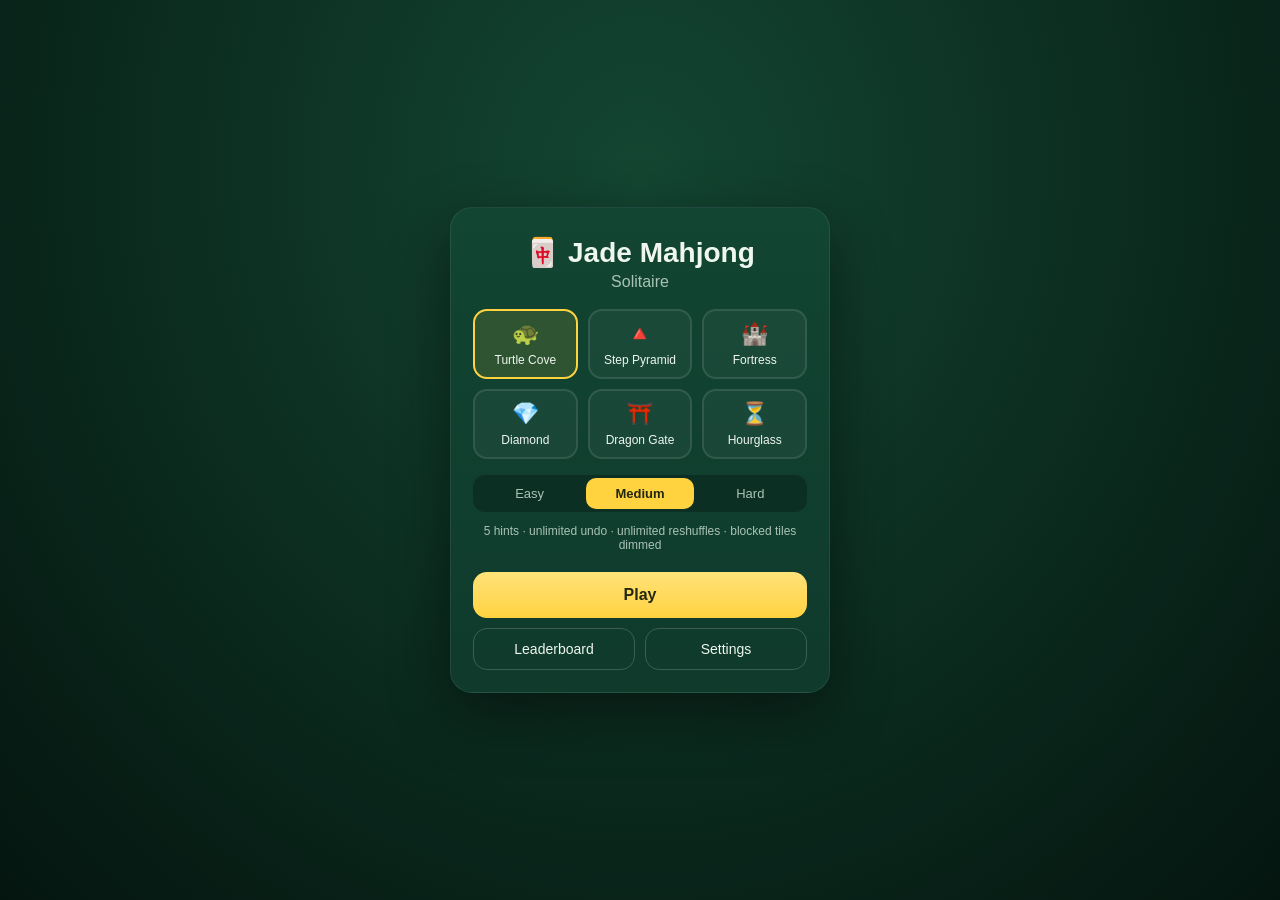
<file: Jade Mahjong.html>
<!doctype html>
<html lang="en">
<head>
  <meta charset="utf-8" />
  <meta name="viewport" content="width=device-width, initial-scale=1, maximum-scale=1, viewport-fit=cover, user-scalable=no" />
  <title>Jade Mahjong Solitaire</title>
  <meta name="description" content="A polished Mahjong Solitaire game, installable on iOS, with local leaderboards." />
  <meta name="theme-color" content="#0a3327" />
  <meta name="apple-mobile-web-app-capable" content="yes" />
  <meta name="apple-mobile-web-app-status-bar-style" content="black-translucent" />
  <meta name="apple-mobile-web-app-title" content="Jade Mahjong" />
  <meta name="mobile-web-app-capable" content="yes" />
  <link rel="apple-touch-icon" href="[data-uri]" />
  <link rel="icon" href="[data-uri]" />
  <style>
:root {
  color-scheme: dark;
  --bg: #07231a;
  --panel: #0f3a2c;
  --panel-2: #124532;
  --ink: #eef6ef;
  --ink-dim: #a9c3b6;
  --accent: #ffd23f;
  --accent-2: #5fd0ff;
  --danger: #ff6b6b;
  padding-top: env(safe-area-inset-top, 0px);
  padding-bottom: env(safe-area-inset-bottom, 0px);
}

* { box-sizing: border-box; -webkit-tap-highlight-color: transparent; }
[hidden] { display: none !important; }

html, body {
  margin: 0;
  height: 100%;
  overflow: hidden;
  background: var(--bg);
  color: var(--ink);
  font-family: -apple-system, BlinkMacSystemFont, "SF Pro Text", "Segoe UI", Roboto, sans-serif;
  overscroll-behavior: none;
  touch-action: none;
}

#app {
  position: fixed;
  inset: 0;
  overflow: hidden;
}

#board {
  position: absolute;
  inset: 0;
  touch-action: none;
  display: block;
}

/* ---------- HUD ---------- */
.hud {
  position: absolute;
  top: calc(env(safe-area-inset-top, 0px) + 8px);
  left: 0; right: 0;
  display: flex;
  align-items: center;
  justify-content: space-between;
  padding: 0 12px;
  pointer-events: none;
  z-index: 10;
}
.hud > * { pointer-events: auto; }

.hudStats {
  display: flex;
  gap: 14px;
  background: rgba(10, 40, 30, 0.72);
  backdrop-filter: blur(8px);
  border: 1px solid rgba(255,255,255,0.08);
  border-radius: 14px;
  padding: 6px 16px;
}
.stat { display: flex; flex-direction: column; align-items: center; min-width: 44px; }
.statLabel { font-size: 10px; text-transform: uppercase; letter-spacing: 0.06em; color: var(--ink-dim); }
.stat span:last-child { font-variant-numeric: tabular-nums; font-weight: 700; font-size: 15px; }

.hudActions { display: flex; gap: 8px; }

.iconBtn {
  width: 42px; height: 42px;
  border-radius: 12px;
  border: 1px solid rgba(255,255,255,0.1);
  background: rgba(10, 40, 30, 0.72);
  backdrop-filter: blur(8px);
  color: var(--ink);
  font-size: 18px;
  display: flex; align-items: center; justify-content: center;
  cursor: pointer;
}
.iconBtn:active { transform: scale(0.92); background: rgba(255,255,255,0.12); }
.iconBtn.small { width: 38px; height: 38px; font-size: 16px; }

.zoomControls {
  position: absolute;
  right: 10px;
  bottom: calc(env(safe-area-inset-bottom, 0px) + 14px);
  display: flex;
  flex-direction: column;
  gap: 8px;
  z-index: 10;
}

/* ---------- Screens / panels ---------- */
.screen[hidden] { display: none !important; }

.screen {
  position: absolute; inset: 0;
  display: flex; align-items: center; justify-content: center;
  background: radial-gradient(ellipse at 50% 20%, rgba(20,70,50,0.92), rgba(4,20,14,0.96));
  z-index: 30;
  padding: 20px;
  overflow-y: auto;
}

.panel {
  width: 100%;
  max-width: 380px;
  background: linear-gradient(180deg, var(--panel-2), var(--panel));
  border: 1px solid rgba(255,255,255,0.08);
  border-radius: 22px;
  padding: 24px 22px calc(22px + env(safe-area-inset-bottom, 0px));
  box-shadow: 0 20px 60px rgba(0,0,0,0.45);
  text-align: center;
}

.title { font-size: 28px; margin: 4px 0 0; }
.winMessage { font-size: 18px; font-weight: 700; color: var(--accent); margin: 4px 0 2px; }
.subtitle { color: var(--ink-dim); margin: 4px 0 18px; }

.layoutGrid { display: grid; grid-template-columns: repeat(3, 1fr); gap: 10px; margin: 16px 0; }
.layoutCard {
  border: 2px solid rgba(255,255,255,0.1);
  border-radius: 14px;
  padding: 10px 4px;
  background: rgba(255,255,255,0.04);
  cursor: pointer;
  color: var(--ink);
  font-size: 12px;
}
.layoutCard .glyph { font-size: 22px; display: block; margin-bottom: 6px; }
.layoutCard.active { border-color: var(--accent); background: rgba(255,210,63,0.12); }

#difficultySegmented { margin-top: 4px; }
#difficultyHint { min-height: 28px; }

.bigBtn {
  width: 100%;
  padding: 14px;
  border-radius: 14px;
  border: none;
  background: linear-gradient(180deg, #ffe27a, var(--accent));
  color: #22270f;
  font-weight: 700;
  font-size: 16px;
  margin-top: 8px;
  cursor: pointer;
}
.bigBtn:active { transform: scale(0.98); }

.ghostBtn {
  width: 100%;
  padding: 12px;
  border-radius: 14px;
  border: 1px solid rgba(255,255,255,0.18);
  background: transparent;
  color: var(--ink);
  font-size: 14px;
  margin-top: 10px;
  cursor: pointer;
}
.ghostBtn.danger { color: var(--danger); border-color: rgba(255,107,107,0.4); }

.menuRow { display: flex; gap: 10px; }
.menuRow .ghostBtn { margin-top: 10px; }

.hint { color: var(--ink-dim); font-size: 12px; margin-top: 12px; }

/* ---------- settings ---------- */
.settingRow {
  display: flex; align-items: center; justify-content: space-between;
  padding: 12px 2px;
  border-bottom: 1px solid rgba(255,255,255,0.06);
}

.segmented { display: flex; background: rgba(0,0,0,0.25); border-radius: 12px; padding: 3px; gap: 3px; }
.segBtn {
  flex: 1;
  border: none;
  background: transparent;
  color: var(--ink-dim);
  padding: 8px 12px;
  border-radius: 10px;
  font-size: 13px;
  cursor: pointer;
}
.segBtn.active { background: var(--accent); color: #22270f; font-weight: 700; }

.toggle { position: relative; display: inline-block; width: 46px; height: 28px; }
.toggle input { opacity: 0; width: 0; height: 0; }
.toggleTrack {
  position: absolute; inset: 0; background: rgba(255,255,255,0.2); border-radius: 999px; transition: 0.15s;
}
.toggleTrack::before {
  content: ""; position: absolute; width: 22px; height: 22px; left: 3px; top: 3px;
  background: white; border-radius: 50%; transition: 0.15s;
}
.toggle input:checked + .toggleTrack { background: var(--accent); }
.toggle input:checked + .toggleTrack::before { transform: translateX(18px); }

/* ---------- leaderboard ---------- */
.lbList { list-style: none; padding: 0; margin: 12px 0; text-align: left; max-height: 45vh; overflow-y: auto; }
.lbList li {
  display: flex; align-items: center; gap: 10px;
  padding: 10px 8px;
  border-radius: 10px;
}
.lbList li:nth-child(odd) { background: rgba(255,255,255,0.03); }
.lbRank { width: 22px; text-align: center; font-weight: 700; color: var(--ink-dim); }
.lbName { flex: 1; font-weight: 600; }
.lbTime { font-variant-numeric: tabular-nums; color: var(--accent); font-weight: 700; }
.lbEmpty { color: var(--ink-dim); padding: 20px 0; }

#winName {
  width: 100%; padding: 12px; border-radius: 12px; border: 1px solid rgba(255,255,255,0.2);
  background: rgba(0,0,0,0.25); color: var(--ink); font-size: 15px; margin: 10px 0;
}

/* ---------- stuck banner ---------- */
.stuckBanner {
  position: absolute; left: 50%; bottom: calc(env(safe-area-inset-bottom, 0px) + 90px);
  transform: translateX(-50%);
  background: rgba(10,30,20,0.92);
  border: 1px solid rgba(255,255,255,0.15);
  border-radius: 14px;
  padding: 10px 14px;
  display: flex; align-items: center; gap: 10px;
  z-index: 15;
  font-size: 13px;
}
.smallBtn {
  border: none; background: var(--accent); color: #22270f; font-weight: 700;
  padding: 7px 12px; border-radius: 10px; font-size: 12px; cursor: pointer;
}

.updateBanner {
  position: absolute; left: 50%; top: calc(env(safe-area-inset-top, 0px) + 14px);
  transform: translateX(-50%);
  background: rgba(20,60,45,0.96);
  border: 1px solid rgba(255,210,63,0.4);
  border-radius: 14px;
  padding: 10px 14px;
  display: flex; align-items: center; gap: 10px;
  z-index: 40; /* above .screen (30) so it's reachable from menus too */
  font-size: 13px;
  box-shadow: 0 8px 24px rgba(0,0,0,0.35);
}

@media (max-width: 360px) {
  .panel { padding: 18px 16px; }
  .title { font-size: 24px; }
}

</style>
</head>
<body>
  <div id="app">
    <canvas id="board" aria-label="Mahjong board"></canvas>

    <header id="hud" class="hud">
      <button id="btnMenu" class="iconBtn" aria-label="Menu">☰</button>
      <div class="hudStats">
        <div class="stat"><span class="statLabel">Time</span><span id="statTime">00:00</span></div>
        <div class="stat"><span class="statLabel">Pairs</span><span id="statPairs">72</span></div>
      </div>
      <div class="hudActions">
        <button id="btnUndo" class="iconBtn" aria-label="Undo">↺</button>
        <button id="btnHint" class="iconBtn" aria-label="Hint">💡</button>
        <button id="btnShuffle" class="iconBtn" aria-label="Shuffle">🔀</button>
      </div>
    </header>

    <div id="zoomControls" class="zoomControls">
      <button id="btnZoomIn" class="iconBtn small" aria-label="Zoom in">＋</button>
      <button id="btnZoomOut" class="iconBtn small" aria-label="Zoom out">－</button>
      <button id="btnFit" class="iconBtn small" aria-label="Fit board">⤢</button>
    </div>

    <!-- Main Menu -->
    <div id="screenMenu" class="screen">
      <div class="panel menuPanel">
        <h1 class="title">🀄 Jade Mahjong</h1>
        <p class="subtitle">Solitaire</p>

        <div class="layoutGrid" id="layoutGrid"></div>

        <div class="segmented" id="difficultySegmented">
          <button data-difficulty="easy" class="segBtn">Easy</button>
          <button data-difficulty="medium" class="segBtn active">Medium</button>
          <button data-difficulty="hard" class="segBtn">Hard</button>
        </div>
        <p class="hint" id="difficultyHint"></p>

        <button id="btnPlay" class="bigBtn">Play</button>
        <div class="menuRow">
          <button id="btnLeaderboard" class="ghostBtn">Leaderboard</button>
          <button id="btnSettings" class="ghostBtn">Settings</button>
        </div>
        <p class="hint" id="continueHint" hidden>A game is in progress — Play will resume it.</p>
      </div>
    </div>

    <!-- Pause / in-game menu -->
    <div id="screenPause" class="screen" hidden>
      <div class="panel">
        <h2>Paused</h2>
        <button id="btnResume" class="bigBtn">Resume</button>
        <button id="btnRestartLayout" class="ghostBtn">New Deal (same layout)</button>
        <button id="btnBackToMenu" class="ghostBtn">Main Menu</button>
      </div>
    </div>

    <!-- Settings -->
    <div id="screenSettings" class="screen" hidden>
      <div class="panel">
        <h2>Settings</h2>
        <div class="settingRow">
          <span>Tile style</span>
          <div class="segmented" id="styleSegmented">
            <button data-style="flat" class="segBtn active">Modern</button>
            <button data-style="classic" class="segBtn">Classic</button>
          </div>
        </div>
        <div class="settingRow">
          <span>Sound effects</span>
          <label class="toggle"><input type="checkbox" id="soundToggle" checked /><span class="toggleTrack"></span></label>
        </div>
        <div class="settingRow">
          <span>Background music</span>
          <label class="toggle"><input type="checkbox" id="musicToggle" checked /><span class="toggleTrack"></span></label>
        </div>
        <button id="btnClearBoard" class="ghostBtn danger">Clear Leaderboard</button>
        <button id="btnCloseSettings" class="bigBtn">Done</button>
      </div>
    </div>

    <!-- Leaderboard -->
    <div id="screenLeaderboard" class="screen" hidden>
      <div class="panel">
        <h2>Leaderboard</h2>
        <div class="segmented" id="lbLayoutTabs"></div>
        <ol id="lbList" class="lbList"></ol>
        <button id="btnCloseLeaderboard" class="bigBtn">Close</button>
      </div>
    </div>

    <!-- Win -->
    <div id="screenWin" class="screen" hidden>
      <div class="panel">
        <h2>🎉 Board Cleared!</h2>
        <p id="winMessage" class="winMessage"></p>
        <p id="winSummary" class="subtitle"></p>
        <div id="winScoreForm" class="winForm" hidden>
          <p>New leaderboard entry! Enter your name:</p>
          <input id="winName" maxlength="16" placeholder="Your name" autocomplete="off" autocapitalize="words" />
          <button id="btnSaveScore" class="bigBtn">Save Score</button>
        </div>
        <button id="btnWinPlayAgain" class="bigBtn">Play Again</button>
        <button id="btnWinMenu" class="ghostBtn">Main Menu</button>
      </div>
    </div>

    <!-- Stuck banner -->
    <div id="stuckBanner" class="stuckBanner" hidden>
      <span>No moves left.</span>
      <button id="btnStuckShuffle" class="smallBtn">Shuffle</button>
      <button id="btnStuckUndo" class="smallBtn">Undo</button>
    </div>

    <div id="updateBanner" class="updateBanner" hidden>
      <span>A new version is ready.</span>
      <button id="btnUpdateReload" class="smallBtn">Reload</button>
    </div>
  </div>

  <script>
// Tile type definitions: suits, honors, flowers, seasons.
// Each tile TYPE has a stable id used for matching; category drives sprite + match rules.
window.MJ = window.MJ || {};

(function () {
  const SUITS = [
    { key: "dot", label: "Circles", color: "#2f7fd8" },
    { key: "bam", label: "Bamboo", color: "#2f9e5c" },
    { key: "chr", label: "Characters", color: "#c23b3b" },
  ];

  const WINDS = [
    { key: "wN", glyph: "北", label: "North" },
    { key: "wE", glyph: "東", label: "East" },
    { key: "wS", glyph: "南", label: "South" },
    { key: "wW", glyph: "西", label: "West" },
  ];

  const DRAGONS = [
    { key: "dR", glyph: "中", label: "Red Dragon", color: "#c23b3b" },
    { key: "dG", glyph: "發", label: "Green Dragon", color: "#2f9e5c" },
    { key: "dW", glyph: "", label: "White Dragon", color: "#6b7280" },
  ];

  const FLOWERS = [
    { key: "fPlum", glyph: "梅", label: "Plum" },
    { key: "fOrchid", glyph: "蘭", label: "Orchid" },
    { key: "fBamboo", glyph: "竹", label: "Bamboo Flower" },
    { key: "fChrys", glyph: "菊", label: "Chrysanthemum" },
  ];

  const SEASONS = [
    { key: "sSpring", glyph: "春", label: "Spring" },
    { key: "sSummer", glyph: "夏", label: "Summer" },
    { key: "sAutumn", glyph: "秋", label: "Autumn" },
    { key: "sWinter", glyph: "冬", label: "Winter" },
  ];

  // Build the full 144-tile type pool as "pair tokens": each token yields
  // exactly 2 tile instances that are valid matches for each other.
  function buildPairTokens() {
    const tokens = [];

    // Suits: 9 ranks x 3 suits x 4 copies = 108 tiles = 54 pair tokens.
    SUITS.forEach((suit) => {
      for (let rank = 1; rank <= 9; rank++) {
        const type = `${suit.key}${rank}`;
        for (let p = 0; p < 2; p++) {
          tokens.push({
            a: { type, category: "suit", suit: suit.key, rank, color: suit.color },
            b: { type, category: "suit", suit: suit.key, rank, color: suit.color },
          });
        }
      }
    });

    // Winds: 4 types x 4 copies = 16 tiles = 8 pair tokens.
    WINDS.forEach((w) => {
      for (let p = 0; p < 2; p++) {
        tokens.push({
          a: { type: w.key, category: "wind", glyph: w.glyph, label: w.label, color: "#1f2937" },
          b: { type: w.key, category: "wind", glyph: w.glyph, label: w.label, color: "#1f2937" },
        });
      }
    });

    // Dragons: 3 types x 4 copies = 12 tiles = 6 pair tokens.
    DRAGONS.forEach((d) => {
      for (let p = 0; p < 2; p++) {
        tokens.push({
          a: { type: d.key, category: "dragon", glyph: d.glyph, label: d.label, color: d.color },
          b: { type: d.key, category: "dragon", glyph: d.glyph, label: d.label, color: d.color },
        });
      }
    });

    // Flowers: 4 unique tiles, any flower matches any flower -> 2 pair tokens.
    const flowerShuffled = FLOWERS.slice();
    tokens.push({
      a: { type: flowerShuffled[0].key, category: "flower", glyph: flowerShuffled[0].glyph, label: flowerShuffled[0].label, color: "#e07a3f" },
      b: { type: flowerShuffled[1].key, category: "flower", glyph: flowerShuffled[1].glyph, label: flowerShuffled[1].label, color: "#e07a3f" },
    });
    tokens.push({
      a: { type: flowerShuffled[2].key, category: "flower", glyph: flowerShuffled[2].glyph, label: flowerShuffled[2].label, color: "#e07a3f" },
      b: { type: flowerShuffled[3].key, category: "flower", glyph: flowerShuffled[3].glyph, label: flowerShuffled[3].label, color: "#e07a3f" },
    });

    // Seasons: 4 unique tiles, any season matches any season -> 2 pair tokens.
    const seasonShuffled = SEASONS.slice();
    tokens.push({
      a: { type: seasonShuffled[0].key, category: "season", glyph: seasonShuffled[0].glyph, label: seasonShuffled[0].label, color: "#8a5fc2" },
      b: { type: seasonShuffled[1].key, category: "season", glyph: seasonShuffled[1].glyph, label: seasonShuffled[1].label, color: "#8a5fc2" },
    });
    tokens.push({
      a: { type: seasonShuffled[2].key, category: "season", glyph: seasonShuffled[2].glyph, label: seasonShuffled[2].label, color: "#8a5fc2" },
      b: { type: seasonShuffled[3].key, category: "season", glyph: seasonShuffled[3].glyph, label: seasonShuffled[3].label, color: "#8a5fc2" },
    });

    return tokens; // 72 tokens = 144 tiles
  }

  function suitGlyph(suitKey, rank) {
    if (suitKey === "chr") {
      const numerals = ["", "一", "二", "三", "四", "五", "六", "七", "八", "九"];
      return numerals[rank];
    }
    return String(rank);
  }

  function matches(a, b) {
    if (!a || !b || a.removed || b.removed) return false;
    if (a.category === "flower" && b.category === "flower") return true;
    if (a.category === "season" && b.category === "season") return true;
    return a.category !== "flower" && a.category !== "season" && a.type === b.type;
  }

  window.MJ.TilesData = {
    SUITS, WINDS, DRAGONS, FLOWERS, SEASONS,
    buildPairTokens, suitGlyph, matches,
  };
})();

</script>
  <script>
// Board layouts: each returns an array of {col,row,level} positions (144 total).
// Grid uses plain integer (col,row) cells per level; higher levels visually
// step up-and-right at render time. This keeps overlap/free-tile logic simple
// and bug-free while still producing a layered, sculptural look.
window.MJ = window.MJ || {};

(function () {
  function addRow(out, row, colStart, colEndInclusive, level) {
    for (let c = colStart; c <= colEndInclusive; c++) out.push({ col: c, row, level });
  }
  function addRect(out, colStart, colEndInclusive, rowStart, rowEndInclusive, level) {
    for (let r = rowStart; r <= rowEndInclusive; r++) addRow(out, r, colStart, colEndInclusive, level);
  }
  // Solid diamond (rhombus) of the given radius, centered at (centerCol, centerRow).
  function addDiamond(out, centerCol, centerRow, radius, level) {
    for (let dr = -radius; dr <= radius; dr++) {
      const half = radius - Math.abs(dr);
      addRow(out, centerRow + dr, centerCol - half, centerCol + half, level);
    }
  }

  // ---- Layout 1: Turtle Cove (turtle-shaped shell, 3 levels) ----
  function turtleCove() {
    const out = [];
    addRow(out, 0, 8, 9, 0); // head tab
    addRow(out, 1, 5, 12, 0);
    addRow(out, 2, 3, 14, 0);
    out.push({ col: 0, row: 2, level: 0 }); // leg TL
    out.push({ col: 17, row: 2, level: 0 }); // leg TR
    addRow(out, 3, 2, 15, 0);
    addRow(out, 4, 1, 16, 0);
    addRow(out, 5, 1, 16, 0);
    addRow(out, 6, 2, 15, 0);
    addRow(out, 7, 3, 14, 0);
    out.push({ col: 0, row: 7, level: 0 }); // leg BL
    out.push({ col: 17, row: 7, level: 0 }); // leg BR
    addRow(out, 8, 5, 12, 0);
    addRow(out, 9, 8, 9, 0); // tail tab

    addRow(out, 3, 6, 11, 1);
    addRow(out, 4, 5, 12, 1);
    addRow(out, 5, 5, 12, 1);
    addRow(out, 6, 6, 11, 1);

    addRow(out, 4, 7, 10, 2);
    addRow(out, 5, 7, 10, 2);

    return out;
  }

  // ---- Layout 2: Step Pyramid (5 levels, centered rectangles) ----
  function stepPyramid() {
    const out = [];
    const W = 14, H = 8;
    const center = (w, h) => ({ c0: Math.floor((W - w) / 2), r0: Math.floor((H - h) / 2), c1: 0, r1: 0 });
    function level(w, h, lvl) {
      const c0 = Math.floor((W - w) / 2), r0 = Math.floor((H - h) / 2);
      addRect(out, c0, c0 + w - 1, r0, r0 + h - 1, lvl);
    }
    level(12, 6, 0); // 72
    level(10, 4, 1); // 40
    level(8, 2, 2);  // 16
    level(6, 2, 3);  // 12
    level(4, 1, 4);  // 4
    return out;
  }

  // ---- Layout 3: Fortress (walls, corner towers, central keep) ----
  function fortress() {
    const out = [];
    const W = 14, H = 6; // base footprint
    addRect(out, 0, W - 1, 0, H - 1, 0); // solid base courtyard, 84

    // ramparts: border ring of the base rect, one level up
    for (let c = 0; c < W; c++) {
      out.push({ col: c, row: 0, level: 1 });
      out.push({ col: c, row: H - 1, level: 1 });
    }
    for (let r = 1; r < H - 1; r++) {
      out.push({ col: 0, row: r, level: 1 });
      out.push({ col: W - 1, row: r, level: 1 });
    }
    // 36 wall tiles

    // corner towers, one level up from ramparts
    addRect(out, 0, 1, 0, 1, 2);
    addRect(out, W - 2, W - 1, 0, 1, 2);
    addRect(out, 0, 1, H - 2, H - 1, 2);
    addRect(out, W - 2, W - 1, H - 2, H - 1, 2);
    // 16 tower tiles

    // central keep, raised highest
    addRect(out, 5, 8, 2, 3, 3);
    // 8 keep tiles

    return out;
  }

  // ---- Layout 4: Diamond (nested rhombi, 4 levels) ----
  // Solid diamond of taxicab radius r holds 2r²+2r+1 tiles:
  // r6=85, r4=41, r2=13, r1=5 -> sums to exactly 144.
  function diamond() {
    const out = [];
    addDiamond(out, 9, 9, 6, 0);
    addDiamond(out, 9, 9, 4, 1);
    addDiamond(out, 9, 9, 2, 2);
    addDiamond(out, 9, 9, 1, 3);
    return out;
  }

  // ---- Layout 5: Dragon Gate (torii-style arch, 3 levels) ----
  function dragonGate() {
    const out = [];
    addRect(out, 1, 3, 2, 13, 0);   // left pillar, 3x12 = 36
    addRect(out, 14, 16, 2, 13, 0); // right pillar, 3x12 = 36
    addRect(out, 0, 17, 0, 1, 0);   // upper lintel, overhanging the pillars, 18x2 = 36
    addRect(out, 1, 16, 6, 7, 1);   // lower crossbar, 16x2 = 32
    addRow(out, 0, 7, 10, 2);       // small raised finial on top, 4
    return out;
  }

  // ---- Layout 6: Hourglass (twin triangles meeting at a waist) ----
  function hourglass() {
    const out = [];
    const W = 16;
    for (let r = 0; r <= 7; r++) {
      const inset = r; // widest at top (r=0), narrowest at waist (r=7)
      addRow(out, r, inset, W - 1 - inset, 0);
    }
    for (let r = 8; r <= 15; r++) {
      const inset = 15 - r; // narrowest at waist (r=8), widest at bottom (r=15)
      addRow(out, r, inset, W - 1 - inset, 0);
    }
    return out;
  }

  const LAYOUTS = {
    turtle: { name: "Turtle Cove", build: turtleCove },
    pyramid: { name: "Step Pyramid", build: stepPyramid },
    fortress: { name: "Fortress", build: fortress },
    diamond: { name: "Diamond", build: diamond },
    dragongate: { name: "Dragon Gate", build: dragonGate },
    hourglass: { name: "Hourglass", build: hourglass },
  };

  // Every layout above is designed wide (landscape) — a good fit for
  // desktop windows. transposed() swaps col/row so the same board runs
  // tall instead, for phones held in portrait; harmless to do, since the
  // game logic (matching, free-tile checks, the solvable dealer) is
  // entirely axis-agnostic.
  function transposed(positions) {
    return positions.map((p) => ({ col: p.row, row: p.col, level: p.level }));
  }

  Object.keys(LAYOUTS).forEach((key) => {
    const positions = LAYOUTS[key].build();
    if (positions.length !== 144) {
      console.error(`Layout "${key}" has ${positions.length} tiles, expected 144`);
    }
    LAYOUTS[key].positions = positions;
    LAYOUTS[key].positionsTall = transposed(positions);
  });

  window.MJ.Layouts = LAYOUTS;
})();

</script>
  <script>
// Guaranteed-solvable dealing: simulate valid PAIR removals over the board
// geometry (each pair's two tiles must be simultaneously free at the moment
// they're removed — mirrors real gameplay exactly), then assign shuffled
// matching tile-type tokens to those pairs. Replaying the same pair order
// is therefore always a legal solve.
window.MJ = window.MJ || {};

(function () {
  function isFree(pos, occupiedSet, byCell) {
    const above = byCell.get(`${pos.col},${pos.row},${pos.level + 1}`);
    if (above && occupiedSet.has(above.id)) return false;
    const left = byCell.get(`${pos.col - 1},${pos.row},${pos.level}`);
    const right = byCell.get(`${pos.col + 1},${pos.row},${pos.level}`);
    const leftBlocked = left && occupiedSet.has(left.id);
    const rightBlocked = right && occupiedSet.has(right.id);
    return !(leftBlocked && rightBlocked);
  }

  function buildIndex(positions) {
    const byCell = new Map();
    positions.forEach((p, id) => byCell.set(`${p.col},${p.row},${p.level}`, { id }));
    return byCell;
  }

  // Returns an array of [idA, idB] pairs: at the moment each pair is
  // removed, both idA and idB were free simultaneously (with all earlier
  // pairs already removed, and everything else still on the board).
  function randomPairOrder(positions, rng) {
    const byCell = buildIndex(positions);
    const occupied = new Set(positions.map((_, id) => id));
    const pairs = [];
    let remaining = positions.map((_, id) => id);

    while (remaining.length) {
      const freeIds = remaining.filter((id) => isFree(positions[id], occupied, byCell));
      if (freeIds.length < 2) return null; // stuck; caller retries with a new shuffle
      shuffleArray(freeIds, rng);
      const a = freeIds[0], b = freeIds[1];
      occupied.delete(a);
      occupied.delete(b);
      pairs.push([a, b]);
      remaining = remaining.filter((id) => id !== a && id !== b);
    }
    return pairs;
  }

  function mulberry32(seed) {
    let a = seed >>> 0;
    return function () {
      a |= 0; a = (a + 0x6d2b79f5) | 0;
      let t = Math.imul(a ^ (a >>> 15), 1 | a);
      t = (t + Math.imul(t ^ (t >>> 7), 61 | t)) ^ t;
      return ((t ^ (t >>> 14)) >>> 0) / 4294967296;
    };
  }

  function shuffleArray(arr, rng) {
    for (let i = arr.length - 1; i > 0; i--) {
      const j = Math.floor(rng() * (i + 1));
      [arr[i], arr[j]] = [arr[j], arr[i]];
    }
    return arr;
  }

  // Full deal: positions (144 {col,row,level}) -> array of tile instances
  // aligned by index to positions, each with {type, category, ...visual}.
  function dealSolvable(positions, seed) {
    const rng = mulberry32(seed >>> 0 || (Date.now() & 0xffffffff));
    let pairs = null;
    for (let attempt = 0; attempt < 200 && !pairs; attempt++) {
      pairs = randomPairOrder(positions, rng);
    }
    if (!pairs) throw new Error("Failed to compute a valid pair removal order");

    const tokens = shuffleArray(window.MJ.TilesData.buildPairTokens(), rng);
    const tiles = new Array(positions.length);
    for (let i = 0; i < tokens.length; i++) {
      const [posA, posB] = pairs[i];
      tiles[posA] = Object.assign({}, tokens[i].a);
      tiles[posB] = Object.assign({}, tokens[i].b);
    }
    dealSolvable._lastPairs = pairs; // exposed for tests
    return tiles;
  }

  // Re-shuffle only currently-remaining tiles across their existing
  // positions, still guaranteeing solvability from this point forward.
  function reshuffleRemaining(remainingPositions, remainingTiles, seed) {
    const rng = mulberry32(seed >>> 0 || (Date.now() & 0xffffffff));
    let pairs = null;
    for (let attempt = 0; attempt < 200 && !pairs; attempt++) {
      pairs = randomPairOrder(remainingPositions, rng);
    }
    if (!pairs) return null;

    // Group remaining tiles into matching pairs (safe: counts per exact
    // type, or per wildcard category, are always even during normal play).
    // Store independent snapshots (not live tile references!) — callers
    // apply the result via in-place Object.assign over the same array the
    // groups were built from, and live references would alias and corrupt
    // each other as that mutation proceeds.
    const groups = new Map(); // key -> array of tile-data snapshots
    remainingTiles.forEach((t) => {
      const key = (t.category === "flower" || t.category === "season") ? t.category : t.type;
      if (!groups.has(key)) groups.set(key, []);
      groups.get(key).push({ type: t.type, category: t.category, glyph: t.glyph, suit: t.suit, rank: t.rank, color: t.color, label: t.label });
    });

    const pairTokens = [];
    groups.forEach((arr) => {
      shuffleArray(arr, rng);
      for (let i = 0; i + 1 < arr.length; i += 2) pairTokens.push([arr[i], arr[i + 1]]);
    });
    shuffleArray(pairTokens, rng);

    const out = new Array(remainingPositions.length);
    for (let i = 0; i < pairTokens.length; i++) {
      out[pairs[i][0]] = pairTokens[i][0];
      out[pairs[i][1]] = pairTokens[i][1];
    }
    reshuffleRemaining._lastPairs = pairs; // exposed for tests
    return out;
  }

  window.MJ.Dealer = { dealSolvable, reshuffleRemaining, isFree, buildIndex, mulberry32, shuffleArray };
})();

</script>
  <script>
// Synthesized sound effects + generative ambient background music via Web
// Audio API — no external audio files, so the game works fully offline the
// instant it's installed.
window.MJ = window.MJ || {};

(function () {
  let ctx = null;
  let sfxEnabled = true;
  let musicEnabled = true;
  let unlocked = false;
  let sfxGain = null;
  let musicGain = null;
  let musicDelay = null;
  let musicPlaying = false;
  let musicTimer = null;
  let dronePads = [];

  function ensureCtx() {
    if (!ctx) {
      const AC = window.AudioContext || window.webkitAudioContext;
      if (!AC) return null;
      ctx = new AC();
      sfxGain = ctx.createGain();
      sfxGain.gain.value = 1;
      sfxGain.connect(ctx.destination);

      musicGain = ctx.createGain();
      musicGain.gain.value = 0;
      musicGain.connect(ctx.destination);

      // Soft feedback delay for a spacious, spa-like ambience.
      musicDelay = ctx.createDelay(2);
      musicDelay.delayTime.value = 0.42;
      const feedback = ctx.createGain();
      feedback.gain.value = 0.38;
      const delayFilter = ctx.createBiquadFilter();
      delayFilter.type = "lowpass";
      delayFilter.frequency.value = 1800;
      musicDelay.connect(delayFilter).connect(feedback).connect(musicDelay);
      musicDelay.connect(musicGain);
    }
    return ctx;
  }

  function unlock() {
    const c = ensureCtx();
    if (!c) return;
    if (c.state === "suspended") c.resume();
    if (!unlocked) {
      unlocked = true;
      if (musicEnabled) startMusic();
    }
  }

  function tone(freq, start, dur, type = "sine", gainPeak = 0.15) {
    const c = ensureCtx();
    if (!c || !sfxEnabled) return;
    const osc = c.createOscillator();
    const gain = c.createGain();
    osc.type = type;
    osc.frequency.setValueAtTime(freq, c.currentTime + start);
    gain.gain.setValueAtTime(0, c.currentTime + start);
    gain.gain.linearRampToValueAtTime(gainPeak, c.currentTime + start + 0.01);
    gain.gain.exponentialRampToValueAtTime(0.0001, c.currentTime + start + dur);
    osc.connect(gain).connect(sfxGain);
    osc.start(c.currentTime + start);
    osc.stop(c.currentTime + start + dur + 0.02);
  }

  function noiseBurst(start, dur, gainPeak = 0.1, filterFreq = 2000) {
    const c = ensureCtx();
    if (!c || !sfxEnabled) return;
    const bufferSize = Math.floor(c.sampleRate * dur);
    const buffer = c.createBuffer(1, bufferSize, c.sampleRate);
    const data = buffer.getChannelData(0);
    for (let i = 0; i < bufferSize; i++) data[i] = (Math.random() * 2 - 1) * (1 - i / bufferSize);
    const src = c.createBufferSource();
    src.buffer = buffer;
    const filter = c.createBiquadFilter();
    filter.type = "bandpass";
    filter.frequency.value = filterFreq;
    const gain = c.createGain();
    gain.gain.setValueAtTime(gainPeak, c.currentTime + start);
    gain.gain.exponentialRampToValueAtTime(0.0001, c.currentTime + start + dur);
    src.connect(filter).connect(gain).connect(sfxGain);
    src.start(c.currentTime + start);
  }

  const SFX = {
    tap() { tone(720, 0, 0.07, "sine", 0.12); },
    select() { tone(560, 0, 0.1, "triangle", 0.16); tone(840, 0.02, 0.12, "sine", 0.08); },
    deselect() { tone(420, 0, 0.08, "triangle", 0.1); },
    match() {
      tone(660, 0, 0.13, "sine", 0.22);
      tone(880, 0.06, 0.18, "sine", 0.2);
      tone(1320, 0.12, 0.2, "sine", 0.1);
    },
    invalid() { tone(180, 0, 0.16, "sawtooth", 0.1); tone(140, 0.05, 0.18, "sawtooth", 0.08); },
    shuffle() { noiseBurst(0, 0.35, 0.16, 1500); noiseBurst(0.1, 0.3, 0.12, 2400); },
    hint() { tone(520, 0, 0.09, "sine", 0.14); tone(780, 0.08, 0.12, "sine", 0.12); },
    undo() { tone(400, 0, 0.09, "triangle", 0.12); tone(300, 0.06, 0.09, "triangle", 0.1); },
    win() {
      [523, 659, 784, 1046, 1318, 1568].forEach((f, i) => tone(f, i * 0.1, 0.4, "sine", 0.18));
    },
    stuck() { tone(220, 0, 0.2, "sawtooth", 0.1); tone(160, 0.15, 0.25, "sawtooth", 0.1); },
  };

  // ---------- generative ambient background music ----------
  // A minor pentatonic across two octaves, for a calm, spa-like wash of
  // notes that never clashes no matter which are picked or combined.
  const SCALE = [220.0, 261.63, 293.66, 329.63, 392.0, 440.0, 523.25, 587.33, 659.25, 784.0];

  function playAmbientNote(freq, dur, peak) {
    const c = ctx;
    const t0 = c.currentTime;
    const osc = c.createOscillator();
    osc.type = "triangle";
    osc.frequency.value = freq;
    const filter = c.createBiquadFilter();
    filter.type = "lowpass";
    filter.frequency.value = 2200;
    const gain = c.createGain();
    gain.gain.setValueAtTime(0, t0);
    gain.gain.linearRampToValueAtTime(peak, t0 + dur * 0.35);
    gain.gain.exponentialRampToValueAtTime(0.0003, t0 + dur);
    osc.connect(filter).connect(gain);
    gain.connect(musicGain);
    const wet = c.createGain();
    wet.gain.value = 0.5;
    gain.connect(wet).connect(musicDelay);
    osc.start(t0);
    osc.stop(t0 + dur + 0.05);
  }

  function scheduleNextNote() {
    if (!musicPlaying) return;
    const freq = SCALE[Math.floor(Math.random() * SCALE.length)];
    const dur = 2.2 + Math.random() * 1.8;
    playAmbientNote(freq, dur, 0.05 + Math.random() * 0.03);
    if (Math.random() < 0.3) {
      const harmonyIdx = Math.min(SCALE.length - 1, Math.floor(Math.random() * SCALE.length));
      setTimeout(() => musicPlaying && playAmbientNote(SCALE[harmonyIdx], dur * 0.9, 0.03), 180);
    }
    musicTimer = setTimeout(scheduleNextNote, 1600 + Math.random() * 1800);
  }

  function startDrone() {
    const c = ctx;
    [110, 164.81].forEach((freq, i) => {
      const osc = c.createOscillator();
      osc.type = "sine";
      osc.frequency.value = freq;
      const gain = c.createGain();
      gain.gain.setValueAtTime(0, c.currentTime);
      gain.gain.linearRampToValueAtTime(0.018, c.currentTime + 3 + i);
      osc.connect(gain).connect(musicGain);
      osc.start();
      dronePads.push({ osc, gain });
    });
  }

  function stopDrone() {
    const c = ctx;
    dronePads.forEach(({ osc, gain }) => {
      gain.gain.cancelScheduledValues(c.currentTime);
      gain.gain.setValueAtTime(gain.gain.value, c.currentTime);
      gain.gain.linearRampToValueAtTime(0, c.currentTime + 1.2);
      osc.stop(c.currentTime + 1.3);
    });
    dronePads = [];
  }

  function startMusic() {
    const c = ensureCtx();
    if (!c || musicPlaying) return;
    musicPlaying = true;
    musicGain.gain.cancelScheduledValues(c.currentTime);
    musicGain.gain.setValueAtTime(musicGain.gain.value, c.currentTime);
    musicGain.gain.linearRampToValueAtTime(1, c.currentTime + 2);
    startDrone();
    scheduleNextNote();
  }

  function stopMusic() {
    if (!musicPlaying) return;
    musicPlaying = false;
    clearTimeout(musicTimer);
    stopDrone();
    if (ctx && musicGain) {
      musicGain.gain.cancelScheduledValues(ctx.currentTime);
      musicGain.gain.setValueAtTime(musicGain.gain.value, ctx.currentTime);
      musicGain.gain.linearRampToValueAtTime(0, ctx.currentTime + 1.5);
    }
  }

  window.MJ.Audio = {
    unlock,
    play(name) { if (SFX[name]) SFX[name](); },
    setEnabled(v) { sfxEnabled = v; },
    isEnabled() { return sfxEnabled; },
  };

  window.MJ.Music = {
    setEnabled(v) {
      musicEnabled = v;
      if (!unlocked) return;
      if (v) startMusic(); else stopMusic();
    },
    isEnabled() { return musicEnabled; },
  };
})();

</script>
  <script>
// Local leaderboard, persisted in localStorage. Scoped per layout.
window.MJ = window.MJ || {};

(function () {
  const KEY = "mj_leaderboard_v1";
  const MAX_ENTRIES_PER_LAYOUT = 20;

  function load() {
    try {
      const raw = localStorage.getItem(KEY);
      return raw ? JSON.parse(raw) : {};
    } catch (e) {
      return {};
    }
  }

  function save(data) {
    try {
      localStorage.setItem(KEY, JSON.stringify(data));
    } catch (e) { /* storage unavailable; ignore */ }
  }

  function addEntry(layoutKey, entry) {
    const data = load();
    if (!data[layoutKey]) data[layoutKey] = [];
    data[layoutKey].push(entry);
    data[layoutKey].sort((a, b) => a.timeMs - b.timeMs);
    data[layoutKey] = data[layoutKey].slice(0, MAX_ENTRIES_PER_LAYOUT);
    save(data);
    return data[layoutKey].findIndex((e) => e === entry);
  }

  function getEntries(layoutKey) {
    const data = load();
    return data[layoutKey] || [];
  }

  function qualifies(layoutKey, timeMs) {
    const entries = getEntries(layoutKey);
    if (entries.length < MAX_ENTRIES_PER_LAYOUT) return true;
    return timeMs < entries[entries.length - 1].timeMs;
  }

  function clearAll() {
    save({});
  }

  window.MJ.Leaderboard = { addEntry, getEntries, qualifies, clearAll };
})();

</script>
  <script>
// Canvas renderer: sprite-style tile drawing (two toggleable art styles),
// camera pan/zoom (pinch + drag) so 144 tiles stay usable on an iPhone
// screen, and hit-testing for taps.
window.MJ = window.MJ || {};

(function () {
  const TILE_W = 64, TILE_H = 84;
  const LEVEL_DX = 10, LEVEL_DY = -10;

  // Pip layout patterns (unit square 0..1) reused for dot/bamboo suits.
  const PIP_PATTERNS = {
    1: [[0.5, 0.5]],
    2: [[0.3, 0.3], [0.7, 0.7]],
    3: [[0.3, 0.25], [0.5, 0.5], [0.7, 0.75]],
    4: [[0.3, 0.3], [0.7, 0.3], [0.3, 0.7], [0.7, 0.7]],
    5: [[0.3, 0.3], [0.7, 0.3], [0.5, 0.5], [0.3, 0.7], [0.7, 0.7]],
    6: [[0.3, 0.22], [0.7, 0.22], [0.3, 0.5], [0.7, 0.5], [0.3, 0.78], [0.7, 0.78]],
    7: [[0.3, 0.2], [0.7, 0.2], [0.5, 0.42], [0.3, 0.6], [0.7, 0.6], [0.3, 0.85], [0.7, 0.85]],
    8: [[0.3, 0.16], [0.7, 0.16], [0.3, 0.38], [0.7, 0.38], [0.3, 0.6], [0.7, 0.6], [0.3, 0.82], [0.7, 0.82]],
    9: [[0.3, 0.16], [0.5, 0.16], [0.7, 0.16], [0.3, 0.5], [0.5, 0.5], [0.7, 0.5], [0.3, 0.84], [0.5, 0.84], [0.7, 0.84]],
  };

  function makeGrainPattern(ctx) {
    const c = document.createElement("canvas");
    c.width = 48; c.height = 48;
    const g = c.getContext("2d");
    g.fillStyle = "rgba(0,0,0,0)"; g.fillRect(0, 0, 48, 48);
    for (let i = 0; i < 140; i++) {
      g.fillStyle = `rgba(120,95,60,${(Math.random() * 0.06).toFixed(3)})`;
      g.fillRect(Math.random() * 48, Math.random() * 48, 1, 1);
    }
    return ctx.createPattern(c, "repeat");
  }

  function roundRect(ctx, x, y, w, h, r) {
    ctx.beginPath();
    ctx.moveTo(x + r, y);
    ctx.arcTo(x + w, y, x + w, y + h, r);
    ctx.arcTo(x + w, y + h, x, y + h, r);
    ctx.arcTo(x, y + h, x, y, r);
    ctx.arcTo(x, y, x + w, y, r);
    ctx.closePath();
  }

  class Renderer {
    constructor(canvas) {
      this.canvas = canvas;
      this.ctx = canvas.getContext("2d");
      this.style = "flat"; // 'flat' | 'classic'
      this.zoom = 1;
      this.minZoom = 0.4;
      this.maxZoom = 2.6;
      this.panX = 0;
      this.panY = 0;
      this.dpr = Math.min(window.devicePixelRatio || 1, 3);
      this._grain = null;
    }

    grain() {
      if (!this._grain) this._grain = makeGrainPattern(this.ctx);
      return this._grain;
    }

    resize(cssW, cssH) {
      this.cssW = cssW; this.cssH = cssH;
      this.canvas.width = Math.round(cssW * this.dpr);
      this.canvas.height = Math.round(cssH * this.dpr);
      this.canvas.style.width = cssW + "px";
      this.canvas.style.height = cssH + "px";
    }

    worldPos(tile) {
      return {
        x: tile.col * TILE_W + tile.level * LEVEL_DX,
        y: tile.row * TILE_H + tile.level * LEVEL_DY,
      };
    }

    boardBounds(tiles) {
      let minX = Infinity, minY = Infinity, maxX = -Infinity, maxY = -Infinity;
      tiles.forEach((t) => {
        const p = this.worldPos(t);
        minX = Math.min(minX, p.x); minY = Math.min(minY, p.y);
        maxX = Math.max(maxX, p.x + TILE_W); maxY = Math.max(maxY, p.y + TILE_H);
      });
      return { minX, minY, maxX, maxY, w: maxX - minX, h: maxY - minY };
    }

    fitToScreen(tiles, padding = 24) {
      const b = this.boardBounds(tiles);
      const zx = (this.cssW - padding * 2) / b.w;
      const zy = (this.cssH - padding * 2) / b.h;
      const fitAllZoom = Math.max(0.28, Math.min(zx, zy));

      // On phone-sized screens, cramming the whole 144-tile board into view
      // makes tiles illegibly tiny. Prefer a legible minimum tile size and
      // let the player pan/pinch to see the rest, like real mobile Mahjong
      // Solitaire apps do — only fall back to "fit everything" on wider
      // screens (tablet/desktop) where that size is already comfortable.
      const isPhone = this.cssW < 700;
      const COMFORTABLE_TILE_W = 50; // CSS px
      const comfortableZoom = COMFORTABLE_TILE_W / TILE_W;
      const z = isPhone ? Math.max(fitAllZoom, comfortableZoom) : fitAllZoom;

      this.minZoom = Math.min(fitAllZoom, z) * 0.85;
      this.maxZoom = Math.max(2.6, z * 3.2);
      this.zoom = z;

      // Fit within the area actually visible between the HUD bar and the
      // zoom controls, not the full canvas — otherwise on phones the board
      // centers under the header and its top rows are permanently hidden.
      const topInset = isPhone ? this.topInset || 100 : 0;
      const bottomInset = isPhone ? this.bottomInset || 110 : 0;
      const visibleH = Math.max(100, this.cssH - topInset - bottomInset);
      const boardHZoomed = b.h * z;
      this.panX = (this.cssW - b.w * z) / 2 - b.minX * z;
      this.panY = boardHZoomed > visibleH
        ? topInset - b.minY * z // top-align: whole board still reachable by panning down
        : topInset + (visibleH - boardHZoomed) / 2 - b.minY * z;
    }

    clampPan(tiles) {
      const b = this.boardBounds(tiles);
      const margin = 120;
      const minPanX = this.cssW - (b.maxX * this.zoom) - margin;
      const maxPanX = -b.minX * this.zoom + margin;
      const minPanY = this.cssH - (b.maxY * this.zoom) - margin;
      const maxPanY = -b.minY * this.zoom + margin;
      this.panX = Math.min(Math.max(this.panX, Math.min(minPanX, maxPanX)), Math.max(minPanX, maxPanX));
      this.panY = Math.min(Math.max(this.panY, Math.min(minPanY, maxPanY)), Math.max(minPanY, maxPanY));
    }

    screenToWorld(sx, sy) {
      return { x: (sx - this.panX) / this.zoom, y: (sy - this.panY) / this.zoom };
    }

    tileScreenRect(tile) {
      const p = this.worldPos(tile);
      return {
        x: p.x * this.zoom + this.panX,
        y: p.y * this.zoom + this.panY,
        w: TILE_W * this.zoom,
        h: TILE_H * this.zoom,
      };
    }

    hitTest(tiles, sx, sy) {
      const sorted = tiles
        .filter((t) => !t.removed)
        .slice()
        .sort((a, b) => (b.level - a.level) || (b.row - a.row));
      for (const t of sorted) {
        const r = this.tileScreenRect(t);
        if (sx >= r.x && sx <= r.x + r.w && sy >= r.y && sy <= r.y + r.h) return t;
      }
      return null;
    }

    drawBackground() {
      const ctx = this.ctx;
      const w = this.canvas.width, h = this.canvas.height;
      const g = ctx.createLinearGradient(0, 0, 0, h);
      g.addColorStop(0, "#0f4c3a");
      g.addColorStop(1, "#0a3327");
      ctx.fillStyle = g;
      ctx.fillRect(0, 0, w, h);
    }

    render(tiles, opts) {
      const { selectedId, hintIds, freeSet } = opts || {};
      const ctx = this.ctx;
      ctx.save();
      ctx.scale(this.dpr, this.dpr);
      this.drawBackground();

      const visible = tiles.filter((t) => !t.removed);
      visible.sort((a, b) => (a.level - b.level) || (a.row - b.row) || (a.col - b.col));

      for (const t of visible) {
        const r = this.tileScreenRect(t);
        if (r.x + r.w < -20 || r.x > this.cssW + 20 || r.y + r.h < -20 || r.y > this.cssH + 20) continue;
        const state = {
          selected: t.id === selectedId,
          hinted: !!hintIds && hintIds.has(t.id),
          free: !freeSet || freeSet.has(t.id),
        };
        this.drawTile(t, r, state);
      }
      ctx.restore();
    }

    drawTile(tile, r, state) {
      if (this.style === "classic") this.drawTileClassic(tile, r, state);
      else this.drawTileFlat(tile, r, state);
    }

    drawTileFlat(tile, r, state) {
      const ctx = this.ctx;
      const { x, y, w, h } = r;
      const rad = w * 0.14;

      ctx.save();
      // drop shadow
      ctx.globalAlpha = state.free ? 0.28 : 0.18;
      roundRect(ctx, x + w * 0.06, y + h * 0.08, w, h, rad);
      ctx.fillStyle = "#00120a";
      ctx.fill();
      ctx.globalAlpha = 1;

      const baseColor = state.free ? "#fbf6ea" : "#cfc9ba";
      roundRect(ctx, x, y, w, h, rad);
      const grad = ctx.createLinearGradient(x, y, x, y + h);
      grad.addColorStop(0, "#ffffff");
      grad.addColorStop(1, baseColor);
      ctx.fillStyle = grad;
      ctx.fill();

      ctx.lineWidth = Math.max(1, w * 0.03);
      ctx.strokeStyle = state.selected ? "#ffd23f" : (state.hinted ? "#5fd0ff" : "rgba(40,30,10,0.25)");
      if (state.selected || state.hinted) ctx.lineWidth = Math.max(2, w * 0.06);
      ctx.stroke();

      if (!state.free) {
        ctx.save();
        roundRect(ctx, x, y, w, h, rad);
        ctx.fillStyle = "rgba(20,20,20,0.22)";
        ctx.fill();
        ctx.restore();
      }

      this.drawGlyph(tile, x, y, w, h, "flat");
      ctx.restore();
    }

    drawTileClassic(tile, r, state) {
      const ctx = this.ctx;
      const { x, y, w, h } = r;
      const rad = w * 0.1;

      ctx.save();
      ctx.globalAlpha = state.free ? 0.35 : 0.2;
      roundRect(ctx, x + w * 0.07, y + h * 0.09, w, h, rad);
      ctx.fillStyle = "#000000";
      ctx.fill();
      ctx.globalAlpha = 1;

      const ivoryTop = state.free ? "#fffdf4" : "#d9d3c2";
      const ivoryBot = state.free ? "#efe6cd" : "#bdb6a3";
      roundRect(ctx, x, y, w, h, rad);
      const grad = ctx.createLinearGradient(x, y, x, y + h);
      grad.addColorStop(0, ivoryTop);
      grad.addColorStop(1, ivoryBot);
      ctx.fillStyle = grad;
      ctx.fill();

      ctx.save();
      roundRect(ctx, x, y, w, h, rad);
      ctx.clip();
      ctx.fillStyle = this.grain();
      ctx.fillRect(x, y, w, h);
      ctx.restore();

      // bevel highlight/shadow
      ctx.save();
      roundRect(ctx, x, y, w, h, rad);
      ctx.clip();
      ctx.strokeStyle = "rgba(255,255,255,0.8)";
      ctx.lineWidth = Math.max(1, w * 0.035);
      ctx.beginPath(); ctx.moveTo(x + 2, y + h - 2); ctx.lineTo(x + 2, y + 2); ctx.lineTo(x + w - 2, y + 2);
      ctx.stroke();
      ctx.strokeStyle = "rgba(70,55,25,0.35)";
      ctx.beginPath(); ctx.moveTo(x + w - 2, y + 2); ctx.lineTo(x + w - 2, y + h - 2); ctx.lineTo(x + 2, y + h - 2);
      ctx.stroke();
      ctx.restore();

      ctx.lineWidth = Math.max(1, w * 0.025);
      ctx.strokeStyle = state.selected ? "#ffb400" : (state.hinted ? "#2ab7ff" : "rgba(60,45,20,0.5)");
      if (state.selected || state.hinted) ctx.lineWidth = Math.max(2, w * 0.05);
      roundRect(ctx, x, y, w, h, rad);
      ctx.stroke();

      if (!state.free) {
        ctx.save();
        roundRect(ctx, x, y, w, h, rad);
        ctx.fillStyle = "rgba(20,20,20,0.25)";
        ctx.fill();
        ctx.restore();
      }

      this.drawGlyph(tile, x, y, w, h, "classic");
      ctx.restore();
    }

    drawGlyph(tile, x, y, w, h, style) {
      const ctx = this.ctx;
      const cx = x + w / 2, cy = y + h / 2;

      if (tile.category === "suit") {
        if (tile.suit === "chr") {
          ctx.fillStyle = style === "classic" ? "#1c2e6b" : tile.color;
          ctx.font = `700 ${h * 0.34}px 'Noto Sans SC', 'PingFang SC', sans-serif`;
          ctx.textAlign = "center"; ctx.textBaseline = "middle";
          ctx.fillText(window.MJ.TilesData.suitGlyph("chr", tile.rank), cx, cy - h * 0.14);
          ctx.font = `400 ${h * 0.2}px 'Noto Sans SC', 'PingFang SC', sans-serif`;
          ctx.fillStyle = style === "classic" ? "#b5311f" : "#c23b3b";
          ctx.fillText("萬", cx, cy + h * 0.24);
        } else {
          this.drawPips(tile, x, y, w, h, style);
        }
        return;
      }

      if (tile.category === "wind" || tile.category === "dragon") {
        ctx.fillStyle = style === "classic"
          ? (tile.type === "dR" ? "#b5311f" : tile.type === "dG" ? "#1d7a45" : "#2b2b2b")
          : tile.color;
        ctx.font = `700 ${h * 0.44}px 'Noto Sans SC', 'PingFang SC', sans-serif`;
        ctx.textAlign = "center"; ctx.textBaseline = "middle";
        if (tile.category === "dragon" && tile.type === "dW") {
          ctx.strokeStyle = ctx.fillStyle;
          ctx.lineWidth = Math.max(2, w * 0.05);
          roundRect(ctx, x + w * 0.24, y + h * 0.24, w * 0.52, h * 0.52, w * 0.06);
          ctx.stroke();
        } else {
          ctx.fillText(tile.glyph, cx, cy);
        }
        return;
      }

      if (tile.category === "flower" || tile.category === "season") {
        ctx.fillStyle = tile.color;
        ctx.font = `700 ${h * 0.4}px 'Noto Sans SC', 'PingFang SC', sans-serif`;
        ctx.textAlign = "center"; ctx.textBaseline = "middle";
        ctx.fillText(tile.glyph, cx, cy - h * 0.02);
        ctx.font = `700 ${h * 0.14}px sans-serif`;
        ctx.fillStyle = "rgba(0,0,0,0.35)";
        ctx.fillText(tile.category === "flower" ? "F" : "S", x + w * 0.16, y + h * 0.18);
      }
    }

    drawPips(tile, x, y, w, h, style) {
      const ctx = this.ctx;
      const pattern = PIP_PATTERNS[tile.rank] || PIP_PATTERNS[1];
      const pipColor = style === "classic"
        ? (tile.suit === "dot" ? "#1c3e8c" : "#1d7a45")
        : tile.color;
      const size = Math.min(w, h) * (tile.rank >= 7 ? 0.11 : 0.15);

      pattern.forEach(([px, py]) => {
        const cx = x + w * (0.15 + px * 0.7);
        const cy = y + h * (0.15 + py * 0.7);
        if (tile.suit === "dot") {
          ctx.beginPath();
          ctx.arc(cx, cy, size, 0, Math.PI * 2);
          ctx.fillStyle = pipColor;
          ctx.fill();
          ctx.beginPath();
          ctx.arc(cx, cy, size * 0.4, 0, Math.PI * 2);
          ctx.fillStyle = style === "classic" ? "#fffdf4" : "#ffffff";
          ctx.fill();
        } else {
          // bamboo: vertical stick with node lines
          ctx.fillStyle = pipColor;
          const bw = size * 0.7, bh = size * 2.1;
          roundRect(ctx, cx - bw / 2, cy - bh / 2, bw, bh, bw * 0.3);
          ctx.fill();
          ctx.strokeStyle = style === "classic" ? "#0d4a26" : "#0e6b3a";
          ctx.lineWidth = Math.max(1, size * 0.15);
          for (let n = -1; n <= 1; n++) {
            const ny = cy + n * bh * 0.32;
            ctx.beginPath(); ctx.moveTo(cx - bw / 2, ny); ctx.lineTo(cx + bw / 2, ny); ctx.stroke();
          }
        }
      });
    }
  }

  window.MJ.Renderer = Renderer;
  window.MJ.TILE_W = TILE_W;
  window.MJ.TILE_H = TILE_H;
})();

</script>
  <script>
// Core game state/logic + input handling (tap-to-select, drag-to-pan,
// pinch-to-zoom). UI chrome (menus, leaderboard forms) lives in main.js.
window.MJ = window.MJ || {};

(function () {
  const { Dealer, Layouts, TilesData, Renderer, Leaderboard, Audio } = window.MJ;

  // Difficulty changes how much assistance you get — every board is
  // solvable regardless of difficulty (that guarantee comes from the
  // dealer, not from these limits).
  const DIFFICULTY_PRESETS = {
    easy: { maxHints: 10, maxUndos: Infinity, maxReshuffles: Infinity, dimming: true },
    medium: { maxHints: 5, maxUndos: Infinity, maxReshuffles: Infinity, dimming: true },
    hard: { maxHints: 1, maxUndos: 3, maxReshuffles: 1, dimming: false },
  };

  class Game {
    constructor(canvas, callbacks) {
      this.canvas = canvas;
      this.renderer = new Renderer(canvas);
      this.cb = callbacks || {};
      this.tiles = [];
      this.selected = null;
      this.hintIds = null;
      this.hintTimeout = null;
      this.history = [];
      this.hintsUsed = 0;
      this.undosUsed = 0;
      this.reshufflesUsed = 0;
      this.difficulty = "medium";
      Object.assign(this, DIFFICULTY_PRESETS.medium);
      this.movesCount = 0;
      this.startTime = null;
      this.elapsedBeforePause = 0;
      this.paused = false;
      this.layoutKey = "turtle";
      this.finished = false;

      this._bindInput();
    }

    // ---------- lifecycle ----------

    newGame(layoutKey, seed, difficulty) {
      this.layoutKey = layoutKey;
      this.difficulty = difficulty || this.difficulty || "medium";
      Object.assign(this, DIFFICULTY_PRESETS[this.difficulty] || DIFFICULTY_PRESETS.medium);
      const cssW = this.canvas.clientWidth || window.innerWidth;
      const cssH = this.canvas.clientHeight || window.innerHeight;
      const isPhonePortrait = cssW < 700 && cssH > cssW;
      const positions = isPhonePortrait ? Layouts[layoutKey].positionsTall : Layouts[layoutKey].positions;
      const dealt = Dealer.dealSolvable(positions, seed ?? (Math.random() * 1e9 | 0));
      this.tiles = positions.map((p, i) => Object.assign({ id: i, col: p.col, row: p.row, level: p.level, removed: false }, dealt[i]));
      this.selected = null;
      this.hintIds = null;
      this.history = [];
      this.hintsUsed = 0;
      this.undosUsed = 0;
      this.reshufflesUsed = 0;
      this.movesCount = 0;
      this.startTime = performance.now();
      this.elapsedBeforePause = 0;
      this.paused = false;
      this.finished = false;
      this.renderer.fitToScreen(this.tiles);
      this._recomputeFree();
      this._draw();
    }

    resizeToContainer(cssW, cssH) {
      this.renderer.resize(cssW, cssH);
      if (this.tiles.length) this.renderer.fitToScreen(this.tiles);
      this._draw();
    }

    elapsedMs() {
      if (!this.startTime) return 0;
      if (this.paused) return this.elapsedBeforePause;
      return this.elapsedBeforePause + (performance.now() - this.startTime);
    }

    pause() {
      if (this.paused || this.finished) return;
      this.elapsedBeforePause = this.elapsedMs();
      this.paused = true;
    }

    resume() {
      if (!this.paused) return;
      this.startTime = performance.now();
      this.paused = false;
    }

    // ---------- core logic ----------

    _byCell() {
      const map = new Map();
      this.tiles.forEach((t) => { if (!t.removed) map.set(`${t.col},${t.row},${t.level}`, t); });
      return map;
    }

    _recomputeFree() {
      const byCell = this._byCell();
      this.freeSet = new Set();
      this.tiles.forEach((t) => {
        if (t.removed) return;
        const above = byCell.get(`${t.col},${t.row},${t.level + 1}`);
        if (above) return;
        const left = byCell.get(`${t.col - 1},${t.row},${t.level}`);
        const right = byCell.get(`${t.col + 1},${t.row},${t.level}`);
        if (left && right) return;
        this.freeSet.add(t.id);
      });
    }

    remainingTiles() { return this.tiles.filter((t) => !t.removed); }
    pairsLeft() { return this.remainingTiles().length / 2; }

    findAnyValidMove() {
      const free = this.remainingTiles().filter((t) => this.freeSet.has(t.id));
      for (let i = 0; i < free.length; i++) {
        for (let j = i + 1; j < free.length; j++) {
          if (TilesData.matches(free[i], free[j])) return [free[i], free[j]];
        }
      }
      return null;
    }

    selectTile(tile) {
      if (this.finished || this.paused) return;
      if (!this.freeSet.has(tile.id)) { Audio.play("invalid"); return; }

      if (!this.selected) {
        this.selected = tile;
        Audio.play("select");
        this._draw();
        return;
      }
      if (this.selected.id === tile.id) {
        this.selected = null;
        Audio.play("deselect");
        this._draw();
        return;
      }
      if (TilesData.matches(this.selected, tile)) {
        this._commitMatch(this.selected, tile);
      } else {
        Audio.play("invalid");
        const prev = this.selected;
        this.selected = tile;
        this._flashInvalid(prev, tile);
      }
    }

    _flashInvalid(a, b) {
      this._draw();
    }

    _commitMatch(a, b) {
      a.removed = true; b.removed = true;
      this.history.push({ aId: a.id, bId: b.id });
      this.selected = null;
      this.hintIds = null;
      this.movesCount++;
      Audio.play("match");
      this._recomputeFree();
      this._draw();

      if (this.pairsLeft() === 0) {
        this._onWin();
        return;
      }
      if (!this.findAnyValidMove()) {
        this.cb.onStuck && this.cb.onStuck();
        Audio.play("stuck");
      }
      this.cb.onChange && this.cb.onChange();
    }

    undo() {
      if (this.finished || !this.history.length) return;
      if (this.undosUsed >= this.maxUndos) { Audio.play("invalid"); return; }
      const last = this.history.pop();
      const a = this.tiles[last.aId], b = this.tiles[last.bId];
      a.removed = false; b.removed = false;
      this.selected = null;
      this.undosUsed++;
      this.movesCount++;
      Audio.play("undo");
      this._recomputeFree();
      this._draw();
      this.cb.onChange && this.cb.onChange();
    }

    hint() {
      if (this.finished || this.hintsUsed >= this.maxHints) { Audio.play("invalid"); return false; }
      const move = this.findAnyValidMove();
      if (!move) { Audio.play("invalid"); return false; }
      this.hintsUsed++;
      this.hintIds = new Set([move[0].id, move[1].id]);
      Audio.play("hint");
      this._draw();
      clearTimeout(this.hintTimeout);
      this.hintTimeout = setTimeout(() => { this.hintIds = null; this._draw(); }, 1600);
      this.cb.onChange && this.cb.onChange();
      return true;
    }

    shuffle() {
      if (this.finished) return;
      if (this.reshufflesUsed >= this.maxReshuffles) { Audio.play("invalid"); return; }
      const remaining = this.remainingTiles();
      if (remaining.length < 2) return;
      const positions = remaining.map((t) => ({ col: t.col, row: t.row, level: t.level }));
      const newTiles = Dealer.reshuffleRemaining(positions, remaining, Math.random() * 1e9 | 0);
      if (!newTiles) { Audio.play("invalid"); return; }
      remaining.forEach((t, i) => {
        Object.assign(t, { type: newTiles[i].type, category: newTiles[i].category, glyph: newTiles[i].glyph, suit: newTiles[i].suit, rank: newTiles[i].rank, color: newTiles[i].color, label: newTiles[i].label });
      });
      this.selected = null;
      this.hintIds = null;
      this.reshufflesUsed++;
      Audio.play("shuffle");
      this._recomputeFree();
      this._draw();
      this.cb.onChange && this.cb.onChange();
    }

    _onWin() {
      this.finished = true;
      const timeMs = Math.round(this.elapsedMs());
      this.cb.onWin && this.cb.onWin({ timeMs, moves: this.movesCount, hints: this.hintsUsed, layoutKey: this.layoutKey });
      Audio.play("win");
    }

    // ---------- rendering ----------

    _draw() {
      this.renderer.render(this.tiles, {
        selectedId: this.selected && this.selected.id,
        hintIds: this.hintIds,
        freeSet: this.dimming ? this.freeSet : null,
      });
    }

    // ---------- input: tap / drag / pinch ----------

    _bindInput() {
      const el = this.canvas;
      const pointers = new Map();
      let dragging = false;
      let dragMoved = false;
      let lastMid = null;
      let lastDist = null;
      let downInfo = null;

      const dist = (p1, p2) => Math.hypot(p1.x - p2.x, p1.y - p2.y);
      const mid = (p1, p2) => ({ x: (p1.x + p2.x) / 2, y: (p1.y + p2.y) / 2 });

      const getPos = (e) => {
        const rect = el.getBoundingClientRect();
        return { x: e.clientX - rect.left, y: e.clientY - rect.top };
      };

      el.addEventListener("pointerdown", (e) => {
        Audio.unlock();
        el.setPointerCapture(e.pointerId);
        const pos = getPos(e);
        pointers.set(e.pointerId, pos);
        dragMoved = false;
        if (pointers.size === 1) {
          downInfo = { pos, time: performance.now() };
          dragging = true;
        } else if (pointers.size === 2) {
          const pts = Array.from(pointers.values());
          lastMid = mid(pts[0], pts[1]);
          lastDist = dist(pts[0], pts[1]);
        }
      });

      el.addEventListener("pointermove", (e) => {
        if (!pointers.has(e.pointerId)) return;
        const pos = getPos(e);
        pointers.set(e.pointerId, pos);

        if (pointers.size === 2) {
          const pts = Array.from(pointers.values());
          const newMid = mid(pts[0], pts[1]);
          const newDist = dist(pts[0], pts[1]);
          const r = this.renderer;
          if (lastDist) {
            const scale = newDist / lastDist;
            const before = r.screenToWorld(lastMid.x, lastMid.y);
            r.zoom = Math.min(r.maxZoom, Math.max(r.minZoom, r.zoom * scale));
            const after = r.screenToWorld(lastMid.x, lastMid.y);
            r.panX += (after.x - before.x) * r.zoom;
            r.panY += (after.y - before.y) * r.zoom;
          }
          r.panX += newMid.x - lastMid.x;
          r.panY += newMid.y - lastMid.y;
          lastMid = newMid;
          lastDist = newDist;
          r.clampPan(this.tiles);
          dragMoved = true;
          this._draw();
          return;
        }

        if (dragging && downInfo) {
          const dx = pos.x - downInfo.pos.x, dy = pos.y - downInfo.pos.y;
          if (Math.hypot(dx, dy) > 6) dragMoved = true;
          const prev = downInfo.lastPos || downInfo.pos;
          this.renderer.panX += pos.x - prev.x;
          this.renderer.panY += pos.y - prev.y;
          downInfo.lastPos = pos;
          if (dragMoved) {
            this.renderer.clampPan(this.tiles);
            this._draw();
          }
        }
      });

      const endPointer = (e) => {
        const pos = pointers.get(e.pointerId) || getPos(e);
        const wasSingle = pointers.size === 1;
        pointers.delete(e.pointerId);
        if (pointers.size < 2) { lastMid = null; lastDist = null; }

        if (wasSingle && dragging && !dragMoved && downInfo) {
          const elapsed = performance.now() - downInfo.time;
          if (elapsed < 500) {
            const tile = this._hitTestWorld(pos);
            if (tile) this.selectTile(tile);
          }
        }
        dragging = pointers.size > 0;
        downInfo = null;
      };
      el.addEventListener("pointerup", endPointer);
      el.addEventListener("pointercancel", endPointer);

      el.addEventListener("wheel", (e) => {
        e.preventDefault();
        const r = this.renderer;
        const rect = el.getBoundingClientRect();
        const sx = e.clientX - rect.left, sy = e.clientY - rect.top;
        const before = r.screenToWorld(sx, sy);
        const scale = e.deltaY < 0 ? 1.08 : 0.92;
        r.zoom = Math.min(r.maxZoom, Math.max(r.minZoom, r.zoom * scale));
        const after = r.screenToWorld(sx, sy);
        r.panX += (after.x - before.x) * r.zoom;
        r.panY += (after.y - before.y) * r.zoom;
        r.clampPan(this.tiles);
        this._draw();
      }, { passive: false });
    }

    _hitTestWorld(screenPos) {
      return this.renderer.hitTest(this.tiles, screenPos.x, screenPos.y);
    }

    zoomBy(factor, aroundCenter = true) {
      const r = this.renderer;
      const cx = this.canvas.clientWidth / 2, cy = this.canvas.clientHeight / 2;
      const before = r.screenToWorld(cx, cy);
      r.zoom = Math.min(r.maxZoom, Math.max(r.minZoom, r.zoom * factor));
      const after = r.screenToWorld(cx, cy);
      r.panX += (after.x - before.x) * r.zoom;
      r.panY += (after.y - before.y) * r.zoom;
      r.clampPan(this.tiles);
      this._draw();
    }

    resetView() {
      this.renderer.fitToScreen(this.tiles);
      this._draw();
    }
  }

  window.MJ.Game = Game;
})();

</script>
  <script>
// UI wiring: menus, settings, leaderboard, win flow. Boots the Game.
(function () {
  const { Layouts, Leaderboard, Audio, Music } = window.MJ;

  const $ = (sel) => document.querySelector(sel);
  const el = {
    board: $("#board"),
    hud: $("#hud"),
    statTime: $("#statTime"),
    statPairs: $("#statPairs"),
    btnMenu: $("#btnMenu"),
    btnUndo: $("#btnUndo"),
    btnHint: $("#btnHint"),
    btnShuffle: $("#btnShuffle"),
    btnZoomIn: $("#btnZoomIn"),
    btnZoomOut: $("#btnZoomOut"),
    btnFit: $("#btnFit"),
    screenMenu: $("#screenMenu"),
    screenPause: $("#screenPause"),
    screenSettings: $("#screenSettings"),
    screenLeaderboard: $("#screenLeaderboard"),
    screenWin: $("#screenWin"),
    layoutGrid: $("#layoutGrid"),
    difficultySegmented: $("#difficultySegmented"),
    difficultyHint: $("#difficultyHint"),
    btnPlay: $("#btnPlay"),
    btnLeaderboard: $("#btnLeaderboard"),
    btnSettings: $("#btnSettings"),
    continueHint: $("#continueHint"),
    btnResume: $("#btnResume"),
    btnRestartLayout: $("#btnRestartLayout"),
    btnBackToMenu: $("#btnBackToMenu"),
    styleSegmented: $("#styleSegmented"),
    soundToggle: $("#soundToggle"),
    musicToggle: $("#musicToggle"),
    btnClearBoard: $("#btnClearBoard"),
    btnCloseSettings: $("#btnCloseSettings"),
    lbLayoutTabs: $("#lbLayoutTabs"),
    lbList: $("#lbList"),
    btnCloseLeaderboard: $("#btnCloseLeaderboard"),
    winMessage: $("#winMessage"),
    winSummary: $("#winSummary"),
    winScoreForm: $("#winScoreForm"),
    winName: $("#winName"),
    btnSaveScore: $("#btnSaveScore"),
    btnWinPlayAgain: $("#btnWinPlayAgain"),
    btnWinMenu: $("#btnWinMenu"),
    stuckBanner: $("#stuckBanner"),
    btnStuckShuffle: $("#btnStuckShuffle"),
    btnStuckUndo: $("#btnStuckUndo"),
    updateBanner: $("#updateBanner"),
    btnUpdateReload: $("#btnUpdateReload"),
  };

  const LAYOUT_GLYPH = { turtle: "🐢", pyramid: "🔺", fortress: "🏰", diamond: "💎", dragongate: "⛩️", hourglass: "⏳" };
  const DIFFICULTY_HINTS = {
    easy: "10 hints · unlimited undo · unlimited reshuffles · blocked tiles dimmed",
    medium: "5 hints · unlimited undo · unlimited reshuffles · blocked tiles dimmed",
    hard: "1 hint · 3 undos · 1 reshuffle · no dimming — figure out what's blocked yourself",
  };

  const prefs = loadPrefs();
  let selectedLayout = prefs.lastLayout || "turtle";
  let selectedDifficulty = prefs.difficulty || "medium";
  let gameStarted = false;
  let pendingWin = null;

  function loadPrefs() {
    try { return JSON.parse(localStorage.getItem("mj_prefs_v1")) || {}; } catch (e) { return {}; }
  }
  function savePrefs() {
    try { localStorage.setItem("mj_prefs_v1", JSON.stringify(prefs)); } catch (e) {}
  }

  // ---------- game setup ----------
  const game = new window.MJ.Game(el.board, {
    onChange: updateHud,
    onStuck: showStuckBanner,
    onWin: handleWin,
  });
  window.__MJ_GAME__ = game; // debug/test hook

  game.renderer.style = prefs.style || "flat";
  Audio.setEnabled(prefs.sound !== false);
  Music.setEnabled(prefs.music !== false);

  function fitCanvas() {
    const rect = el.board.parentElement.getBoundingClientRect();
    const hudRect = el.hud.getBoundingClientRect();
    const zoomRect = $("#zoomControls").getBoundingClientRect();
    game.renderer.topInset = hudRect.bottom + 28;
    game.renderer.bottomInset = rect.height - zoomRect.top + 28;
    game.resizeToContainer(rect.width, rect.height);
  }
  window.addEventListener("resize", fitCanvas);
  window.addEventListener("orientationchange", () => setTimeout(fitCanvas, 200));
  fitCanvas();

  function fmtTime(ms) {
    const s = Math.floor(ms / 1000);
    const m = Math.floor(s / 60);
    const sec = s % 60;
    return `${String(m).padStart(2, "0")}:${String(sec).padStart(2, "0")}`;
  }

  let hudInterval = null;
  function updateHud() {
    el.statPairs.textContent = game.pairsLeft();
    el.btnUndo.style.opacity = (game.history.length && game.undosUsed < game.maxUndos) ? 1 : 0.4;
    el.btnHint.style.opacity = game.hintsUsed < game.maxHints ? 1 : 0.4;
    el.btnShuffle.style.opacity = game.reshufflesUsed < game.maxReshuffles ? 1 : 0.4;
  }
  function tickTimer() {
    if (!game.paused && gameStarted) el.statTime.textContent = fmtTime(game.elapsedMs());
  }

  function showStuckBanner() { el.stuckBanner.hidden = false; }
  function hideStuckBanner() { el.stuckBanner.hidden = true; }

  // ---------- screens ----------
  function hideAllScreens() {
    [el.screenMenu, el.screenPause, el.screenSettings, el.screenLeaderboard, el.screenWin].forEach((s) => (s.hidden = true));
  }
  function showScreen(s) { hideAllScreens(); s.hidden = false; }
  function showHud(visible) { el.hud.style.display = visible ? "flex" : "none"; document.getElementById("zoomControls").style.display = visible ? "flex" : "none"; }

  function buildLayoutGrid() {
    el.layoutGrid.innerHTML = "";
    Object.keys(Layouts).forEach((key) => {
      const card = document.createElement("button");
      card.className = "layoutCard" + (key === selectedLayout ? " active" : "");
      card.innerHTML = `<span class="glyph">${LAYOUT_GLYPH[key] || "🀄"}</span>${Layouts[key].name}`;
      card.addEventListener("click", () => {
        selectedLayout = key;
        prefs.lastLayout = key; savePrefs();
        buildLayoutGrid();
      });
      el.layoutGrid.appendChild(card);
    });
  }
  buildLayoutGrid();

  function buildDifficultySegmented() {
    Array.from(el.difficultySegmented.querySelectorAll(".segBtn")).forEach((btn) => {
      btn.classList.toggle("active", btn.dataset.difficulty === selectedDifficulty);
      btn.onclick = () => {
        selectedDifficulty = btn.dataset.difficulty;
        prefs.difficulty = selectedDifficulty; savePrefs();
        buildDifficultySegmented();
      };
    });
    el.difficultyHint.textContent = DIFFICULTY_HINTS[selectedDifficulty] || "";
  }
  buildDifficultySegmented();

  function openMenu() {
    game.pause();
    showHud(false);
    el.continueHint.hidden = !gameStarted;
    showScreen(el.screenMenu);
  }

  function startNewGame() {
    hideStuckBanner();
    showHud(true);
    hideAllScreens();
    fitCanvas(); // measure HUD/zoom-control insets now that they're visible
    game.newGame(selectedLayout, undefined, selectedDifficulty);
    gameStarted = true;
    updateHud();
    el.statTime.textContent = "00:00";
  }

  el.btnPlay.addEventListener("click", () => {
    Audio.unlock();
    if (gameStarted && game.paused && game.layoutKey === selectedLayout && game.difficulty === selectedDifficulty && !game.finished) {
      showHud(true);
      hideAllScreens();
      fitCanvas();
      game.resume();
    } else {
      startNewGame();
    }
  });

  el.btnMenu.addEventListener("click", openMenu);
  el.btnResume.addEventListener("click", () => { showHud(true); hideAllScreens(); game.resume(); });
  el.btnRestartLayout.addEventListener("click", () => startNewGame());
  el.btnBackToMenu.addEventListener("click", () => { gameStarted = false; openMenu(); });

  el.btnUndo.addEventListener("click", () => game.undo());
  el.btnHint.addEventListener("click", () => game.hint());
  el.btnShuffle.addEventListener("click", () => { game.shuffle(); hideStuckBanner(); });
  el.btnStuckShuffle.addEventListener("click", () => { game.shuffle(); hideStuckBanner(); });
  el.btnStuckUndo.addEventListener("click", () => { game.undo(); hideStuckBanner(); });

  el.btnZoomIn.addEventListener("click", () => game.zoomBy(1.2));
  el.btnZoomOut.addEventListener("click", () => game.zoomBy(0.83));
  el.btnFit.addEventListener("click", () => game.resetView());

  // ---------- settings ----------
  el.btnSettings.addEventListener("click", () => showScreen(el.screenSettings));
  el.btnCloseSettings.addEventListener("click", () => showScreen(el.screenMenu));
  el.soundToggle.checked = prefs.sound !== false;
  el.soundToggle.addEventListener("change", () => {
    prefs.sound = el.soundToggle.checked;
    Audio.setEnabled(prefs.sound);
    savePrefs();
  });
  el.musicToggle.checked = prefs.music !== false;
  el.musicToggle.addEventListener("change", () => {
    prefs.music = el.musicToggle.checked;
    Music.setEnabled(prefs.music);
    savePrefs();
  });
  Array.from(el.styleSegmented.querySelectorAll(".segBtn")).forEach((btn) => {
    if (btn.dataset.style === (prefs.style || "flat")) btn.classList.add("active"); else btn.classList.remove("active");
    btn.addEventListener("click", () => {
      Array.from(el.styleSegmented.querySelectorAll(".segBtn")).forEach((b) => b.classList.remove("active"));
      btn.classList.add("active");
      game.renderer.style = btn.dataset.style;
      prefs.style = btn.dataset.style;
      savePrefs();
      game._draw();
    });
  });
  el.btnClearBoard.addEventListener("click", () => {
    if (confirm("Clear all local leaderboard scores? This cannot be undone.")) {
      Leaderboard.clearAll();
      renderLeaderboard();
    }
  });

  // ---------- leaderboard ----------
  let lbActiveLayout = "turtle";
  function buildLbTabs() {
    el.lbLayoutTabs.innerHTML = "";
    Object.keys(Layouts).forEach((key) => {
      const btn = document.createElement("button");
      btn.className = "segBtn" + (key === lbActiveLayout ? " active" : "");
      btn.textContent = Layouts[key].name;
      btn.addEventListener("click", () => { lbActiveLayout = key; buildLbTabs(); renderLeaderboard(); });
      el.lbLayoutTabs.appendChild(btn);
    });
  }
  function renderLeaderboard() {
    const entries = Leaderboard.getEntries(lbActiveLayout);
    el.lbList.innerHTML = "";
    if (!entries.length) {
      el.lbList.innerHTML = `<li class="lbEmpty">No scores yet — be the first!</li>`;
      return;
    }
    entries.forEach((e, i) => {
      const li = document.createElement("li");
      li.innerHTML = `<span class="lbRank">${i + 1}</span><span class="lbName">${escapeHtml(e.name)}</span><span class="lbTime">${fmtTime(e.timeMs)}</span>`;
      el.lbList.appendChild(li);
    });
  }
  function escapeHtml(s) { return String(s).replace(/[&<>"']/g, (c) => ({ "&": "&amp;", "<": "&lt;", ">": "&gt;", '"': "&quot;", "'": "&#39;" }[c])); }

  el.btnLeaderboard.addEventListener("click", () => { buildLbTabs(); renderLeaderboard(); showScreen(el.screenLeaderboard); });
  el.btnCloseLeaderboard.addEventListener("click", () => showScreen(el.screenMenu));

  // ---------- win flow ----------
  const WIN_MESSAGES = {
    record: ["New record! 🏆 Absolutely crushing it.", "🏆 Top of the leaderboard — incredible run!"],
    lightning: ["Lightning fast! ⚡", "Wow, you're fast! 🔥", "Blazing speed — did you even look at the tiles?"],
    great: ["Great clear! Really smooth run.", "Nice pace — well played! 👏"],
    good: ["Board cleared! Solid work.", "Nicely done! 🍵"],
    steady: ["You cleared it — steady and sure.", "Got there in the end, nice work!"],
    chill: ["Board cleared! Every tile down eventually counts.", "Slow and steady — you did it! 🌿"],
  };
  function pickWinMessage(result, isRecord) {
    let tier = "chill";
    if (isRecord) tier = "record";
    else if (result.timeMs < 120000) tier = "lightning";
    else if (result.timeMs < 240000) tier = "great";
    else if (result.timeMs < 420000) tier = "good";
    else if (result.timeMs < 720000) tier = "steady";
    const options = WIN_MESSAGES[tier];
    let msg = options[Math.floor(Math.random() * options.length)];
    if (result.hints === 0 && tier !== "record") msg += " Zero hints used, too.";
    return msg;
  }

  function handleWin(result) {
    showHud(false);
    hideStuckBanner();
    const priorEntries = Leaderboard.getEntries(result.layoutKey);
    const isRecord = priorEntries.length === 0 || result.timeMs < priorEntries[0].timeMs;
    el.winMessage.textContent = pickWinMessage(result, isRecord);
    el.winSummary.textContent = `${Layouts[result.layoutKey].name} · ${fmtTime(result.timeMs)} · ${result.moves} moves · ${result.hints} hints used`;
    const qualifies = Leaderboard.qualifies(result.layoutKey, result.timeMs);
    el.winScoreForm.hidden = !qualifies;
    pendingWin = result;
    if (qualifies) el.winName.value = prefs.lastName || "";
    showScreen(el.screenWin);
  }
  el.btnSaveScore.addEventListener("click", () => {
    const name = (el.winName.value || "Player").trim().slice(0, 16) || "Player";
    prefs.lastName = name; savePrefs();
    Leaderboard.addEntry(pendingWin.layoutKey, { name, timeMs: pendingWin.timeMs, moves: pendingWin.moves, date: Date.now() });
    el.winScoreForm.hidden = true;
  });
  el.btnWinPlayAgain.addEventListener("click", () => startNewGame());
  el.btnWinMenu.addEventListener("click", () => { gameStarted = false; openMenu(); });

  // ---------- lifecycle ----------
  document.addEventListener("visibilitychange", () => {
    if (document.hidden) game.pause();
  });

  hudInterval = setInterval(tickTimer, 250);
  showHud(false);
  showScreen(el.screenMenu);

})();

</script>
</body>
</html>
</file>
